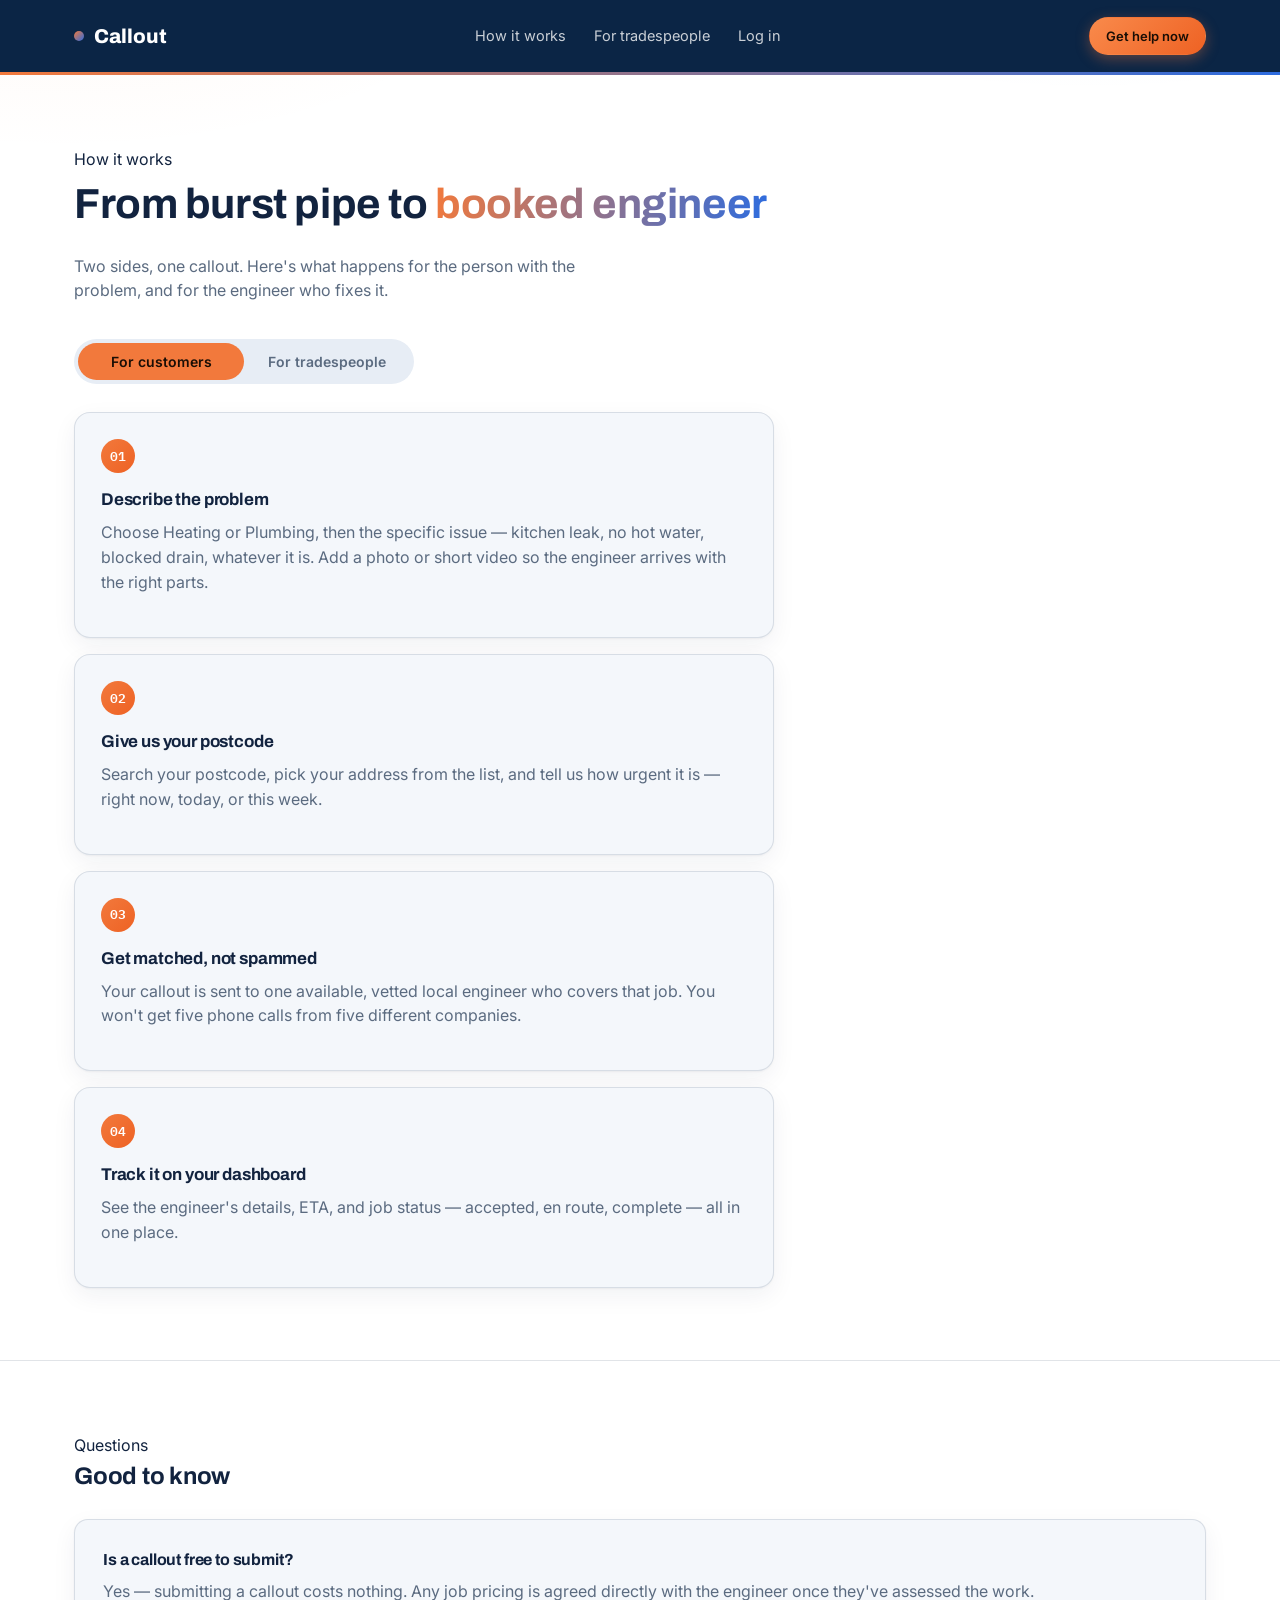
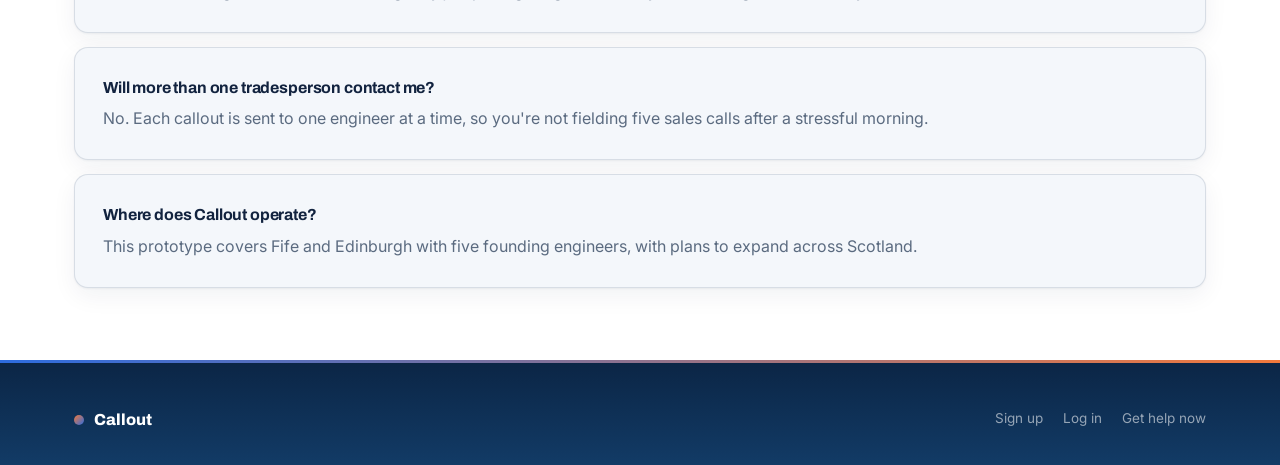
<file: how-it-works.html>
<!DOCTYPE html>
<html lang="en">
<head>
<meta charset="UTF-8">
<meta name="viewport" content="width=device-width, initial-scale=1.0">
<title>How Callout works</title>
<link rel="preconnect" href="https://fonts.googleapis.com">
<link href="https://fonts.googleapis.com/css2?family=Archivo:wght@700;800&family=Inter:wght@400;500;600&family=IBM+Plex+Mono:wght@400;500&display=swap" rel="stylesheet">
<link rel="icon" type="image/svg+xml" href="favicon.svg">
<link rel="stylesheet" href="assets/style.css">
</head>
<body>

<nav class="topnav">
  <div class="wrap">
    <a href="index.html" class="brand"><span class="dot"></span>Callout</a>
    <div class="navlinks">
      <a href="how-it-works.html">How it works</a>
      <a href="signup.html?role=plumber">For tradespeople</a>
      <a href="login.html">Log in</a>
    </div>
    <div class="navcta"><a href="request-service.html" class="btn btn-primary btn-sm">Get help now</a></div>
  </div>
</nav>

<header class="section" style="padding-bottom:20px;">
  <div class="wrap">
    <span class="eyebrow-plain">How it works</span>
    <h1 style="font-size:clamp(28px,4vw,42px);">From burst pipe to <span class="grad-text">booked engineer</span></h1>
    <p style="max-width:560px;">Two sides, one callout. Here's what happens for the person with the problem, and for the engineer who fixes it.</p>
  </div>
</header>

<section class="section" style="padding-top:0;">
  <div class="wrap">
    <div class="role-toggle" style="max-width:340px;">
      <button id="tabCustomer" class="active" onclick="showTab('customer')">For customers</button>
      <button id="tabTrade" onclick="showTab('trade')">For tradespeople</button>
    </div>

    <div id="panelCustomer">
      <div class="steps" style="grid-template-columns:1fr;gap:16px;max-width:700px;">
        <div class="step-card"><span class="step-num">01</span><h4>Describe the problem</h4>
          <p>Choose Heating or Plumbing, then the specific issue — kitchen leak, no hot water, blocked drain, whatever it is. Add a photo or short video so the engineer arrives with the right parts.</p>
        </div>
        <div class="step-card"><span class="step-num">02</span><h4>Give us your postcode</h4>
          <p>Search your postcode, pick your address from the list, and tell us how urgent it is — right now, today, or this week.</p>
        </div>
        <div class="step-card"><span class="step-num">03</span><h4>Get matched, not spammed</h4>
          <p>Your callout is sent to one available, vetted local engineer who covers that job. You won't get five phone calls from five different companies.</p>
        </div>
        <div class="step-card"><span class="step-num">04</span><h4>Track it on your dashboard</h4>
          <p>See the engineer's details, ETA, and job status — accepted, en route, complete — all in one place.</p>
        </div>
      </div>
    </div>

    <div id="panelTrade" class="hidden">
      <div class="steps" style="grid-template-columns:1fr;gap:16px;max-width:700px;">
        <div class="step-card"><span class="step-num">01</span><h4>Set your coverage</h4>
          <p>Tell us which postcodes you cover and whether you do heating, plumbing, or both — right down to specific jobs like boiler repair or bathroom installs.</p>
        </div>
        <div class="step-card"><span class="step-num">02</span><h4>Get exclusive callouts</h4>
          <p>When a job matches your coverage and you're available, it comes to you first — not shared with four other engineers at once.</p>
        </div>
        <div class="step-card"><span class="step-num">03</span><h4>Accept or pass</h4>
          <p>See the job type, urgency, and rough location before committing. Accept to unlock the full address and contact details.</p>
        </div>
        <div class="step-card"><span class="step-num">04</span><h4>Build your reputation</h4>
          <p>Completed callouts build a track record on your profile, so you see more of the jobs that suit you.</p>
        </div>
      </div>
    </div>
  </div>
</section>

<section class="section" style="border-top:1px solid var(--line);">
  <div class="wrap">
    <span class="eyebrow-plain">Questions</span>
    <h2 style="margin-bottom:24px;">Good to know</h2>
    <div class="panel" style="margin-bottom:14px;"><h4 style="margin-bottom:6px;">Is a callout free to submit?</h4><p style="margin:0;">Yes — submitting a callout costs nothing. Any job pricing is agreed directly with the engineer once they've assessed the work.</p></div>
    <div class="panel" style="margin-bottom:14px;"><h4 style="margin-bottom:6px;">Will more than one tradesperson contact me?</h4><p style="margin:0;">No. Each callout is sent to one engineer at a time, so you're not fielding five sales calls after a stressful morning.</p></div>
    <div class="panel"><h4 style="margin-bottom:6px;">Where does Callout operate?</h4><p style="margin:0;">This prototype covers Fife and Edinburgh with five founding engineers, with plans to expand across Scotland.</p></div>
  </div>
</section>

<footer>
  <div class="wrap footer-grid">
    <div class="brand" style="font-size:16px;"><span class="dot"></span>Callout</div>
    <div class="footer-links">
      <a href="signup.html">Sign up</a><a href="login.html">Log in</a><a href="request-service.html">Get help now</a>
    </div>
  </div>
</footer>

<script src="assets/script.js"></script>
<script>
function showTab(which){
  document.getElementById('tabCustomer').classList.toggle('active', which==='customer');
  document.getElementById('tabTrade').classList.toggle('active', which==='trade');
  document.getElementById('panelCustomer').classList.toggle('hidden', which!=='customer');
  document.getElementById('panelTrade').classList.toggle('hidden', which!=='trade');
}
</script>
</body>
</html>
</file>
<file: assets/style.css>
/* ===== Callout — design tokens (navy/orange trade-site theme) ===== */
:root{
  --ink:#FFFFFF;
  --panel:#F4F7FB;
  --panel-2:#E7EDF5;
  --line:rgba(11,37,69,0.12);
  --text:#12233F;
  --muted:#5B6B80;
  --navy:#0B2545;
  --navy-2:#123B66;
  --flame:#F2793C;
  --flame-dim:#FDE7D8;
  --water:#2D6CDF;
  --water-dim:#DCE9FB;
  --urgent:#D0392B;
  --ok:#1E9D63;
  --radius:14px;
  --maxw:1180px;
}

*{box-sizing:border-box;}
html{scroll-behavior:smooth;}
body{
  margin:0;
  background:var(--ink);
  color:var(--text);
  font-family:'Inter',system-ui,-apple-system,sans-serif;
  line-height:1.55;
  -webkit-font-smoothing:antialiased;
}
h1,h2,h3,h4{
  font-family:'Archivo',system-ui,-apple-system,sans-serif;
  font-weight:700;
  letter-spacing:-0.01em;
  margin:0 0 .4em 0;
}
p{margin:0 0 1em 0;color:var(--muted);}
a{color:inherit;text-decoration:none;}
.mono{font-family:'IBM Plex Mono',monospace;}
img,video{max-width:100%;display:block;}

.wrap{max-width:var(--maxw);margin:0 auto;padding:0 24px;}

/* ---- nav ---- */
.topnav{
  position:sticky;top:0;z-index:50;
  background:var(--navy);
  color:#fff;
}
.topnav::after{
  content:'';display:block;height:3px;
  background:linear-gradient(90deg,var(--flame),var(--water));
}
.topnav .brand{color:#fff;}
.topnav .navlinks{color:rgba(255,255,255,0.78);}
.topnav .navlinks a:hover{color:#fff;}
.topnav .wrap{display:flex;align-items:center;justify-content:space-between;height:72px;}
.brand{display:flex;align-items:center;gap:10px;font-family:'Archivo';font-weight:800;font-size:20px;}
.brand .dot{width:10px;height:10px;border-radius:50%;background:linear-gradient(135deg,var(--flame),var(--water));}
.navlinks{display:flex;gap:28px;align-items:center;font-size:14.5px;color:var(--muted);}
.navlinks a:hover{color:var(--text);}
.navcta{display:flex;gap:10px;align-items:center;}

/* ---- buttons ---- */
.btn{
  display:inline-flex;align-items:center;justify-content:center;gap:8px;
  padding:12px 22px;border-radius:999px;font-weight:600;font-size:14.5px;
  border:1px solid transparent;cursor:pointer;transition:transform .15s ease, opacity .15s ease;
}
.btn:active{transform:scale(0.97);}
.btn-primary{background:var(--flame);color:#1A0E05;}
.btn-primary:hover{opacity:.9;}
.btn-water{background:var(--water);color:#fff;}
.btn-water:hover{opacity:.9;}
.btn-ghost{background:transparent;border:1px solid var(--line);color:var(--text);}
.btn-ghost:hover{border-color:#465873;}
.btn-block{width:100%;}
.btn-sm{padding:8px 16px;font-size:13px;}

/* ---- hero ---- */
.hero{padding:72px 0 40px;}
.hero-grid{display:grid;grid-template-columns:1.1fr .9fr;gap:56px;align-items:center;}
.eyebrow{
  display:inline-flex;align-items:center;gap:8px;
  font-family:'IBM Plex Mono',monospace;font-size:12.5px;letter-spacing:.06em;
  color:var(--flame);background:var(--flame-dim);border:1px solid rgba(242,121,60,0.35);
  padding:6px 12px;border-radius:999px;margin-bottom:18px;text-transform:uppercase;
}
.hero h1{font-size:clamp(32px,4.4vw,54px);line-height:1.05;}
.grad-text{
  background:linear-gradient(100deg,var(--flame),var(--water));
  -webkit-background-clip:text;background-clip:text;color:transparent;
}
.hero .sub{font-size:17px;max-width:520px;}
.hero-actions{display:flex;gap:14px;margin-top:28px;flex-wrap:wrap;}

/* gauge (signature element) */
.gauge-card{
  background:var(--panel);border:1px solid var(--line);border-radius:20px;
  padding:28px;text-align:center;
}
.gauge{
  --pct:78;
  width:220px;height:220px;border-radius:50%;margin:0 auto 12px;
  background:conic-gradient(var(--flame) calc(var(--pct)*1%), var(--panel-2) 0);
  display:flex;align-items:center;justify-content:center;position:relative;
}
.gauge::before{
  content:'';position:absolute;inset:14px;border-radius:50%;background:var(--panel);
}
.gauge-inner{position:relative;z-index:1;}
.gauge-inner .num{font-family:'Archivo';font-weight:800;font-size:38px;display:block;}
.gauge-inner .unit{font-family:'IBM Plex Mono';font-size:12px;color:var(--muted);}
.gauge-label{font-size:13.5px;color:var(--muted);margin-top:8px;}
.pulse-row{display:flex;justify-content:center;gap:6px;margin-top:18px;}
.pulse-dot{width:7px;height:7px;border-radius:50%;background:var(--ok);animation:pulse 1.8s infinite;}
.pulse-dot:nth-child(2){animation-delay:.3s;}
.pulse-dot:nth-child(3){animation-delay:.6s;}
@keyframes pulse{0%,100%{opacity:.3;}50%{opacity:1;}}
.live-note{font-size:12.5px;color:var(--ok);margin-top:10px;font-family:'IBM Plex Mono';}

@media(prefers-reduced-motion:reduce){.pulse-dot{animation:none;}}

/* ---- trust bar ---- */
.trustbar{border-top:1px solid var(--line);border-bottom:1px solid var(--line);padding:18px 0;}
.trustbar .wrap{display:flex;flex-wrap:wrap;gap:28px;justify-content:center;font-size:13.5px;color:var(--muted);}
.trustbar span{display:flex;align-items:center;gap:8px;}
.chip-dot{width:6px;height:6px;border-radius:50%;background:var(--water);}

/* ---- sections ---- */
.section{padding:72px 0;}
.section-tint-water{background:radial-gradient(ellipse at top right, rgba(45,108,223,0.06), transparent 60%);}
.section-tint-flame{background:radial-gradient(ellipse at top left, rgba(242,121,60,0.07), transparent 60%);}
.section-head{max-width:640px;margin-bottom:40px;}
.section-head .eyebrow-plain{
  font-family:'IBM Plex Mono';font-size:12.5px;color:var(--water);letter-spacing:.06em;text-transform:uppercase;margin-bottom:10px;display:block;
}

/* service cards */
.svc-grid{display:grid;grid-template-columns:1fr 1fr;gap:24px;}
.svc-card{
  border-radius:20px;padding:32px;border:1px solid var(--line);position:relative;overflow:hidden;
}
.svc-card.heat{background:linear-gradient(160deg,var(--flame-dim),var(--panel) 60%);}
.svc-card.water{background:linear-gradient(160deg,var(--water-dim),var(--panel) 60%);}
.svc-icon{font-size:30px;margin-bottom:14px;}
.svc-card h3{font-size:22px;}
.svc-list{list-style:none;padding:0;margin:18px 0 24px;display:flex;flex-wrap:wrap;gap:8px;}
.svc-list li{
  font-size:13px;background:rgba(11,37,69,0.05);border:1px solid var(--line);
  padding:6px 12px;border-radius:999px;color:var(--text);
}

/* steps */
.steps{display:grid;grid-template-columns:repeat(3,1fr);gap:24px;}
.step-card{border:1px solid var(--line);border-radius:16px;padding:26px;background:var(--panel);}
.step-num{font-family:'IBM Plex Mono';color:var(--flame);font-size:13px;margin-bottom:14px;display:block;}
.step-card h4{font-size:17px;}

/* cards / panels generic */
.panel{background:var(--panel);border:1px solid var(--line);border-radius:var(--radius);padding:28px;}
.panel-tight{padding:20px;}

/* footer */
footer{
  position:relative;
  padding:48px 0 32px;font-size:13.5px;
  background:linear-gradient(180deg,var(--navy) 0%,var(--navy-2) 100%);
  color:rgba(255,255,255,0.7);
}
footer::before{
  content:'';position:absolute;top:0;left:0;right:0;height:3px;
  background:linear-gradient(90deg,var(--water),var(--flame));
}
footer .brand{color:#fff;}
footer .footer-links a:hover{color:#fff;}
footer p{color:rgba(255,255,255,0.65);}
.footer-grid{display:flex;justify-content:space-between;flex-wrap:wrap;gap:24px;}
.footer-links{display:flex;gap:20px;flex-wrap:wrap;}
.footer-links a:hover{color:var(--text);}

/* ---- auth / forms ---- */
.auth-wrap{max-width:460px;margin:60px auto;padding:0 24px;}
.role-toggle{display:flex;background:var(--panel-2);border-radius:999px;padding:4px;margin-bottom:28px;}
.role-toggle button{
  flex:1;padding:10px;border:none;background:transparent;color:var(--muted);border-radius:999px;
  font-weight:600;font-size:14px;cursor:pointer;font-family:'Inter';
}
.role-toggle button.active{background:var(--flame);color:#1A0E05;}
.role-toggle button.active.water-active{background:var(--water);color:#fff;}

.field{margin-bottom:16px;}
.field label{display:block;font-size:13px;color:var(--muted);margin-bottom:6px;}
.field input[type=text],.field input[type=email],.field input[type=password],.field input[type=tel],
.field textarea,.field select{
  width:100%;padding:12px 14px;border-radius:10px;border:1px solid var(--line);
  background:var(--panel-2);color:var(--text);font-size:14.5px;font-family:'Inter';
}
.field textarea{resize:vertical;min-height:90px;}
.check-grid{display:flex;flex-wrap:wrap;gap:10px;}
.check-pill{
  border:1px solid var(--line);border-radius:999px;padding:9px 15px;font-size:13.5px;cursor:pointer;
  background:var(--panel-2);color:var(--muted);transition:all .15s ease;
}
.check-pill input{display:none;}
.check-pill.on{background:var(--flame);color:#1A0E05;border-color:var(--flame);}
.check-pill.on.water-on{background:var(--water);color:#fff;border-color:var(--water);}

.hidden{display:none !important;}

/* ---- multi-step request form ---- */
.progress{display:flex;gap:8px;margin-bottom:36px;}
.progress span{flex:1;height:4px;border-radius:4px;background:var(--panel-2);}
.progress span.done{background:var(--flame);}
.choice-grid{display:grid;grid-template-columns:1fr 1fr;gap:18px;}
.choice-card{
  border:2px solid var(--line);border-radius:16px;padding:26px;cursor:pointer;text-align:center;
  background:var(--panel);transition:border-color .15s ease, transform .15s ease;
}
.choice-card:hover{transform:translateY(-2px);}
.choice-card.sel{border-color:var(--flame);}
.choice-card.sel.water-sel{border-color:var(--water);}
.choice-card .ic{font-size:32px;margin-bottom:10px;}
.step-footer{display:flex;justify-content:space-between;margin-top:32px;}
.upload-box{
  border:2px dashed var(--line);border-radius:14px;padding:28px;text-align:center;color:var(--muted);
  cursor:pointer;font-size:14px;
}
.upload-preview{display:flex;gap:10px;margin-top:14px;flex-wrap:wrap;}
.upload-preview img,.upload-preview video{width:90px;height:90px;object-fit:cover;border-radius:10px;border:1px solid var(--line);}
.suggest-list{border:1px solid var(--line);border-radius:10px;margin-top:6px;overflow:hidden;}
.suggest-list div{padding:10px 14px;font-size:14px;cursor:pointer;border-bottom:1px solid var(--line);}
.suggest-list div:last-child{border-bottom:none;}
.suggest-list div:hover{background:var(--panel-2);}
.badge{
  display:inline-block;font-family:'IBM Plex Mono';font-size:11.5px;padding:4px 10px;border-radius:999px;
  text-transform:uppercase;letter-spacing:.04em;
}
.badge-heat{background:var(--flame-dim);color:var(--flame);}
.badge-water{background:var(--water-dim);color:var(--water);}
.badge-urgent{background:rgba(232,84,63,.18);color:var(--urgent);}

/* ---- dashboards ---- */
.dash-shell{display:grid;grid-template-columns:230px 1fr;gap:0;min-height:calc(100vh - 72px);}
.sidebar{border-right:1px solid var(--line);padding:28px 20px;}
.sidebar a{display:block;padding:10px 12px;border-radius:10px;color:var(--muted);font-size:14px;margin-bottom:4px;}
.sidebar a.active{background:var(--panel-2);color:var(--text);}
.dash-main{padding:32px;}
.lead-card{border:1px solid var(--line);border-radius:14px;padding:20px;background:var(--panel);margin-bottom:14px;}
.lead-top{display:flex;justify-content:space-between;align-items:flex-start;gap:12px;flex-wrap:wrap;}
.lead-meta{font-size:12.5px;color:var(--muted);margin-top:6px;font-family:'IBM Plex Mono';}
.filter-row{display:flex;gap:10px;margin-bottom:22px;flex-wrap:wrap;}
.filter-chip{
  padding:8px 16px;border-radius:999px;font-size:13.5px;border:1px solid var(--line);cursor:pointer;color:var(--muted);
}
.filter-chip.active{background:var(--text);color:var(--ink);border-color:var(--text);}

.timeline{list-style:none;padding:0;margin:0;}
.timeline li{
  display:flex;gap:14px;padding-bottom:24px;position:relative;padding-left:6px;
}
.timeline li::before{
  content:'';position:absolute;left:0;top:26px;bottom:0;width:1px;background:var(--line);
}
.timeline li:last-child::before{display:none;}
.tl-dot{width:12px;height:12px;border-radius:50%;background:var(--panel-2);border:2px solid var(--muted);flex-shrink:0;margin-top:2px;}
.timeline li.done .tl-dot{background:var(--ok);border-color:var(--ok);}
.timeline li.current .tl-dot{background:var(--flame);border-color:var(--flame);}
.tl-title{font-weight:600;font-size:14.5px;}
.tl-time{font-size:12.5px;color:var(--muted);font-family:'IBM Plex Mono';}

/* ---- imagery / people / stats (added for polish pass) ---- */
.img-cover{width:100%;height:100%;object-fit:cover;display:block;}
.card-photo{width:100%;height:150px;border-radius:14px;overflow:hidden;margin-bottom:16px;}
.hero-photo{border-radius:20px;overflow:hidden;border:1px solid var(--line);margin-top:22px;height:180px;}

.stat-band{display:grid;grid-template-columns:repeat(4,1fr);gap:20px;text-align:center;}
.stat-num{font-family:'Archivo';font-weight:800;font-size:32px;}
.stat-label{font-size:13px;color:var(--muted);margin-top:4px;}

.people-grid{display:grid;grid-template-columns:repeat(4,1fr);gap:20px;}
.people-card{text-align:center;}
.people-photo{width:100%;aspect-ratio:1;border-radius:16px;overflow:hidden;margin-bottom:12px;border:1px solid var(--line);}
.people-name{font-weight:700;font-size:14.5px;}
.people-meta{font-size:12.5px;color:var(--muted);}

.testi-grid{display:grid;grid-template-columns:repeat(3,1fr);gap:20px;}
.testi-card{background:var(--panel);border:1px solid var(--line);border-radius:16px;padding:22px;}
.testi-top{display:flex;align-items:center;gap:12px;margin-bottom:12px;}
.testi-avatar{width:42px;height:42px;border-radius:50%;overflow:hidden;flex-shrink:0;}
.testi-name{font-weight:700;font-size:14px;}
.testi-stars{color:var(--flame);font-size:12.5px;}

.select-inline{
  padding:10px 14px;border-radius:10px;border:1px solid var(--line);
  background:var(--panel-2);color:var(--text);font-size:13.5px;font-family:'Inter';cursor:pointer;
}
.two-col{display:grid;grid-template-columns:1fr 1fr;gap:16px;}
.thumb-sm{width:56px;height:56px;border-radius:10px;overflow:hidden;flex-shrink:0;border:1px solid var(--line);}

/* ---- chat widget ---- */
.chat-bubble{
  position:fixed;bottom:24px;right:24px;width:60px;height:60px;border-radius:50%;
  background:linear-gradient(135deg,var(--flame),var(--water));
  display:flex;align-items:center;justify-content:center;font-size:26px;cursor:pointer;
  box-shadow:0 8px 24px rgba(0,0,0,.35);z-index:100;border:none;
}
.chat-bubble .ping{
  position:absolute;top:-4px;right:-4px;width:14px;height:14px;border-radius:50%;
  background:var(--urgent);border:2px solid var(--ink);
}
.chat-panel{
  position:fixed;bottom:96px;right:24px;width:360px;max-width:calc(100vw - 32px);height:520px;max-height:70vh;
  background:var(--panel);border:1px solid var(--line);border-radius:18px;
  box-shadow:0 20px 60px rgba(0,0,0,.5);z-index:100;display:flex;flex-direction:column;overflow:hidden;
}
.chat-panel.hidden{display:none;}
.chat-head{
  display:flex;align-items:center;gap:10px;padding:16px;border-bottom:1px solid var(--line);
  background:var(--panel-2);
}
.chat-head .av{width:34px;height:34px;border-radius:50%;background:linear-gradient(135deg,var(--flame),var(--water));display:flex;align-items:center;justify-content:center;font-size:16px;}
.chat-head .name{font-weight:700;font-size:14.5px;}
.chat-head .status{font-size:11.5px;color:var(--ok);}
.chat-close{margin-left:auto;background:none;border:none;color:var(--muted);font-size:18px;cursor:pointer;}
.chat-body{flex:1;overflow-y:auto;padding:16px;display:flex;flex-direction:column;gap:10px;}
.msg{max-width:82%;padding:10px 14px;border-radius:14px;font-size:13.8px;line-height:1.45;}
.msg-bot{background:var(--panel-2);align-self:flex-start;border-bottom-left-radius:4px;}
.msg-user{background:var(--flame);color:#1A0E05;align-self:flex-end;border-bottom-right-radius:4px;}
.msg img{border-radius:10px;margin-top:6px;max-width:140px;}
.chip-row{display:flex;flex-wrap:wrap;gap:8px;align-self:flex-start;max-width:90%;}
.chat-chip{
  padding:8px 14px;border-radius:999px;border:1px solid var(--flame);color:var(--flame);
  background:transparent;font-size:13px;cursor:pointer;
}
.chat-chip:hover{background:var(--flame-dim);}
.chat-input-row{display:flex;gap:8px;padding:12px;border-top:1px solid var(--line);}
.chat-input-row input[type=text]{
  flex:1;padding:10px 14px;border-radius:999px;border:1px solid var(--line);background:var(--panel-2);color:var(--text);font-size:13.8px;
}
.chat-send{background:var(--flame);border:none;color:#1A0E05;width:38px;height:38px;border-radius:50%;cursor:pointer;font-size:15px;}
.chat-upload-btn{background:var(--panel-2);border:1px solid var(--line);color:var(--muted);width:38px;height:38px;border-radius:50%;cursor:pointer;font-size:15px;}
.typing-dots span{display:inline-block;width:5px;height:5px;border-radius:50%;background:var(--muted);margin-right:3px;animation:pulse 1.2s infinite;}
.typing-dots span:nth-child(2){animation-delay:.2s;}
.typing-dots span:nth-child(3){animation-delay:.4s;}


@media(max-width:860px){
  .stat-band,.people-grid,.testi-grid{grid-template-columns:repeat(2,1fr);}
}
@media(max-width:860px){
  .hero-grid{grid-template-columns:1fr;}
  .svc-grid,.steps,.choice-grid{grid-template-columns:1fr;}
  .dash-shell{grid-template-columns:1fr;}
  .sidebar{display:flex;overflow-x:auto;border-right:none;border-bottom:1px solid var(--line);padding:14px 20px;gap:6px;}
  .navlinks{display:none;}
}

@media(max-width:600px){
  .wrap{padding:0 16px;}
  .hero{padding:44px 0 24px;}
  .section{padding:48px 0;}
  .gauge{width:170px;height:170px;}
  .gauge-inner .num{font-size:30px;}
  .stat-band,.people-grid,.testi-grid{grid-template-columns:repeat(2,1fr) !important;gap:14px;}
  .stat-num{font-size:24px;}
  .svc-card,.step-card,.panel{padding:20px;}
  form div[style*="grid-template-columns:1fr 1fr"], .two-col{grid-template-columns:1fr !important;}
  .auth-wrap{margin:32px auto;}
  .chat-panel{width:calc(100vw - 24px);right:12px;bottom:84px;height:65vh;}
  .chat-bubble{right:16px;bottom:16px;}
  .footer-grid{flex-direction:column;}
  .hero-actions{flex-direction:column;align-items:stretch;}
  .hero-actions .btn{width:100%;}
}


/* ---- modal / image slider / ratings ---- */
.modal-overlay{
  position:fixed;inset:0;background:rgba(11,37,69,.55);z-index:200;
  display:flex;align-items:center;justify-content:center;padding:20px;
}
.modal-overlay.hidden{display:none;}
.modal-box{
  background:#fff;border-radius:18px;max-width:560px;width:100%;max-height:88vh;
  overflow-y:auto;padding:26px;position:relative;box-shadow:0 24px 80px rgba(0,0,0,.35);
}
.modal-close{
  position:absolute;top:14px;right:14px;background:var(--panel-2);border:none;
  width:34px;height:34px;border-radius:50%;cursor:pointer;font-size:15px;color:var(--text);
}
.slider{position:relative;border-radius:14px;overflow:hidden;background:var(--panel-2);margin:16px 0;}
.slider img{width:100%;height:300px;object-fit:contain;display:block;background:#0B2545;}
.slider-nav{
  position:absolute;top:50%;transform:translateY(-50%);
  background:rgba(255,255,255,.92);border:none;width:38px;height:38px;border-radius:50%;
  cursor:pointer;font-size:16px;box-shadow:0 2px 8px rgba(0,0,0,.25);
}
.slider-nav.prev{left:10px;}
.slider-nav.next{right:10px;}
.slider-count{
  position:absolute;bottom:10px;right:12px;background:rgba(11,37,69,.75);color:#fff;
  font-size:12px;padding:4px 10px;border-radius:999px;font-family:'IBM Plex Mono';
}
.upload-preview .up-item{position:relative;}
.upload-preview .up-del{
  position:absolute;top:-6px;right:-6px;width:22px;height:22px;border-radius:50%;
  background:var(--urgent);color:#fff;border:none;cursor:pointer;font-size:12px;line-height:1;
}
.stars{display:flex;gap:6px;font-size:26px;cursor:pointer;user-select:none;}
.stars span{color:#C9D4E0;transition:color .1s;}
.stars span.lit{color:#F2B01E;}
.lead-card{cursor:pointer;}
.lead-card:hover{border-color:var(--water);}

/* ============================================================
   POLISH LAYER — depth, motion, and richer surfaces
   ============================================================ */

/* page background: soft top glow instead of flat white */
body{
  background:
    radial-gradient(1000px 500px at 85% -10%, rgba(45,108,223,0.07), transparent 60%),
    radial-gradient(900px 460px at 5% -5%, rgba(242,121,60,0.07), transparent 55%),
    var(--ink);
}

/* buttons: gradient + shadow + lift */
.btn-primary{
  background:linear-gradient(135deg,#F98A4B,#EE6224);
  box-shadow:0 4px 14px rgba(242,121,60,.35);
}
.btn-primary:hover{opacity:1;transform:translateY(-1px);box-shadow:0 6px 20px rgba(242,121,60,.45);}
.btn-water{
  background:linear-gradient(135deg,#4C84E8,#1F5BC9);
  box-shadow:0 4px 14px rgba(45,108,223,.35);
}
.btn-water:hover{opacity:1;transform:translateY(-1px);box-shadow:0 6px 20px rgba(45,108,223,.45);}
.btn-ghost:hover{background:var(--panel);}

/* cards & panels: soft shadow, hover lift */
.panel,.step-card,.lead-card,.testi-card,.svc-card,.gauge-card{
  box-shadow:0 1px 2px rgba(11,37,69,.05), 0 8px 24px rgba(11,37,69,.06);
  transition:transform .18s ease, box-shadow .18s ease;
}
.step-card:hover,.testi-card:hover,.svc-card:hover,.lead-card:hover{
  transform:translateY(-3px);
  box-shadow:0 2px 4px rgba(11,37,69,.06), 0 16px 40px rgba(11,37,69,.12);
}

/* hero: gradient panel behind the gauge card */
.gauge-card{
  background:linear-gradient(165deg,#FFFFFF 0%,#F0F5FC 100%);
  border:1px solid rgba(45,108,223,.15);
}

/* service cards: stronger colour identity */
.svc-card.heat{
  background:linear-gradient(165deg,#FFF3EA 0%,#FFFFFF 55%);
  border-color:rgba(242,121,60,.25);
}
.svc-card.water{
  background:linear-gradient(165deg,#EAF2FF 0%,#FFFFFF 55%);
  border-color:rgba(45,108,223,.25);
}

/* step numbers: circled */
.step-num{
  display:inline-flex;align-items:center;justify-content:center;
  width:34px;height:34px;border-radius:50%;
  background:linear-gradient(135deg,var(--flame),#EE6224);color:#fff;
  font-size:13px;font-weight:600;
}

/* trust bar: navy strip */
.trustbar{
  background:var(--navy);color:rgba(255,255,255,.85);
  border:none;
}
.trustbar .chip-dot{background:var(--flame);}

/* stat band: card treatment */
.stat-band > div{
  background:#fff;border:1px solid var(--line);border-radius:16px;padding:22px 12px;
  box-shadow:0 8px 24px rgba(11,37,69,.06);
}
.stat-num{
  background:linear-gradient(120deg,var(--navy),var(--water));
  -webkit-background-clip:text;background-clip:text;color:transparent;
}

/* entrance animation for major blocks */
@keyframes rise{
  from{opacity:0;transform:translateY(14px);}
  to{opacity:1;transform:translateY(0);}
}
.hero-grid > div, .svc-card, .step-card, .people-card, .testi-card, .stat-band > div{
  animation:rise .5s ease both;
}
.svc-card:nth-child(2), .step-card:nth-child(2), .people-card:nth-child(2), .testi-card:nth-child(2), .stat-band > div:nth-child(2){animation-delay:.08s;}
.step-card:nth-child(3), .people-card:nth-child(3), .testi-card:nth-child(3), .stat-band > div:nth-child(3){animation-delay:.16s;}
.people-card:nth-child(4), .stat-band > div:nth-child(4){animation-delay:.24s;}

@media(prefers-reduced-motion:reduce){
  .hero-grid > div,.svc-card,.step-card,.people-card,.testi-card,.stat-band > div{animation:none;}
  .panel:hover,.step-card:hover,.testi-card:hover,.svc-card:hover,.lead-card:hover{transform:none;}
}

/* people photos: ring on hover */
.people-photo{transition:transform .2s ease, box-shadow .2s ease;}
.people-card:hover .people-photo{
  transform:scale(1.03);
  box-shadow:0 0 0 3px var(--flame-dim), 0 12px 28px rgba(11,37,69,.15);
}

/* inputs: focus glow */
.field input:focus,.field select:focus,.field textarea:focus{
  outline:none;border-color:var(--water);
  box-shadow:0 0 0 3px rgba(45,108,223,.15);
}

/* progress bar: gradient fill */
.progress span.done{background:linear-gradient(90deg,var(--flame),#EE6224);}

/* profile avatar */
.profile-avatar{
  width:76px;height:76px;border-radius:50%;margin:0 auto;
  background:linear-gradient(135deg,var(--flame),var(--water));
  color:#fff;display:flex;align-items:center;justify-content:center;
  font-family:'Archivo';font-weight:800;font-size:30px;
  box-shadow:0 8px 24px rgba(11,37,69,.2);
}

/* sidebar links: pill highlight */
.sidebar a{transition:background .15s ease,color .15s ease;}
.sidebar a:hover{background:var(--panel);color:var(--text);}
.sidebar a.active{
  background:linear-gradient(135deg,var(--flame-dim),#FFF3EA);
  color:var(--flame);font-weight:600;
}

/* footer links spacing */
footer .footer-links a{opacity:.8;}
footer .footer-links a:hover{opacity:1;}
</file>
